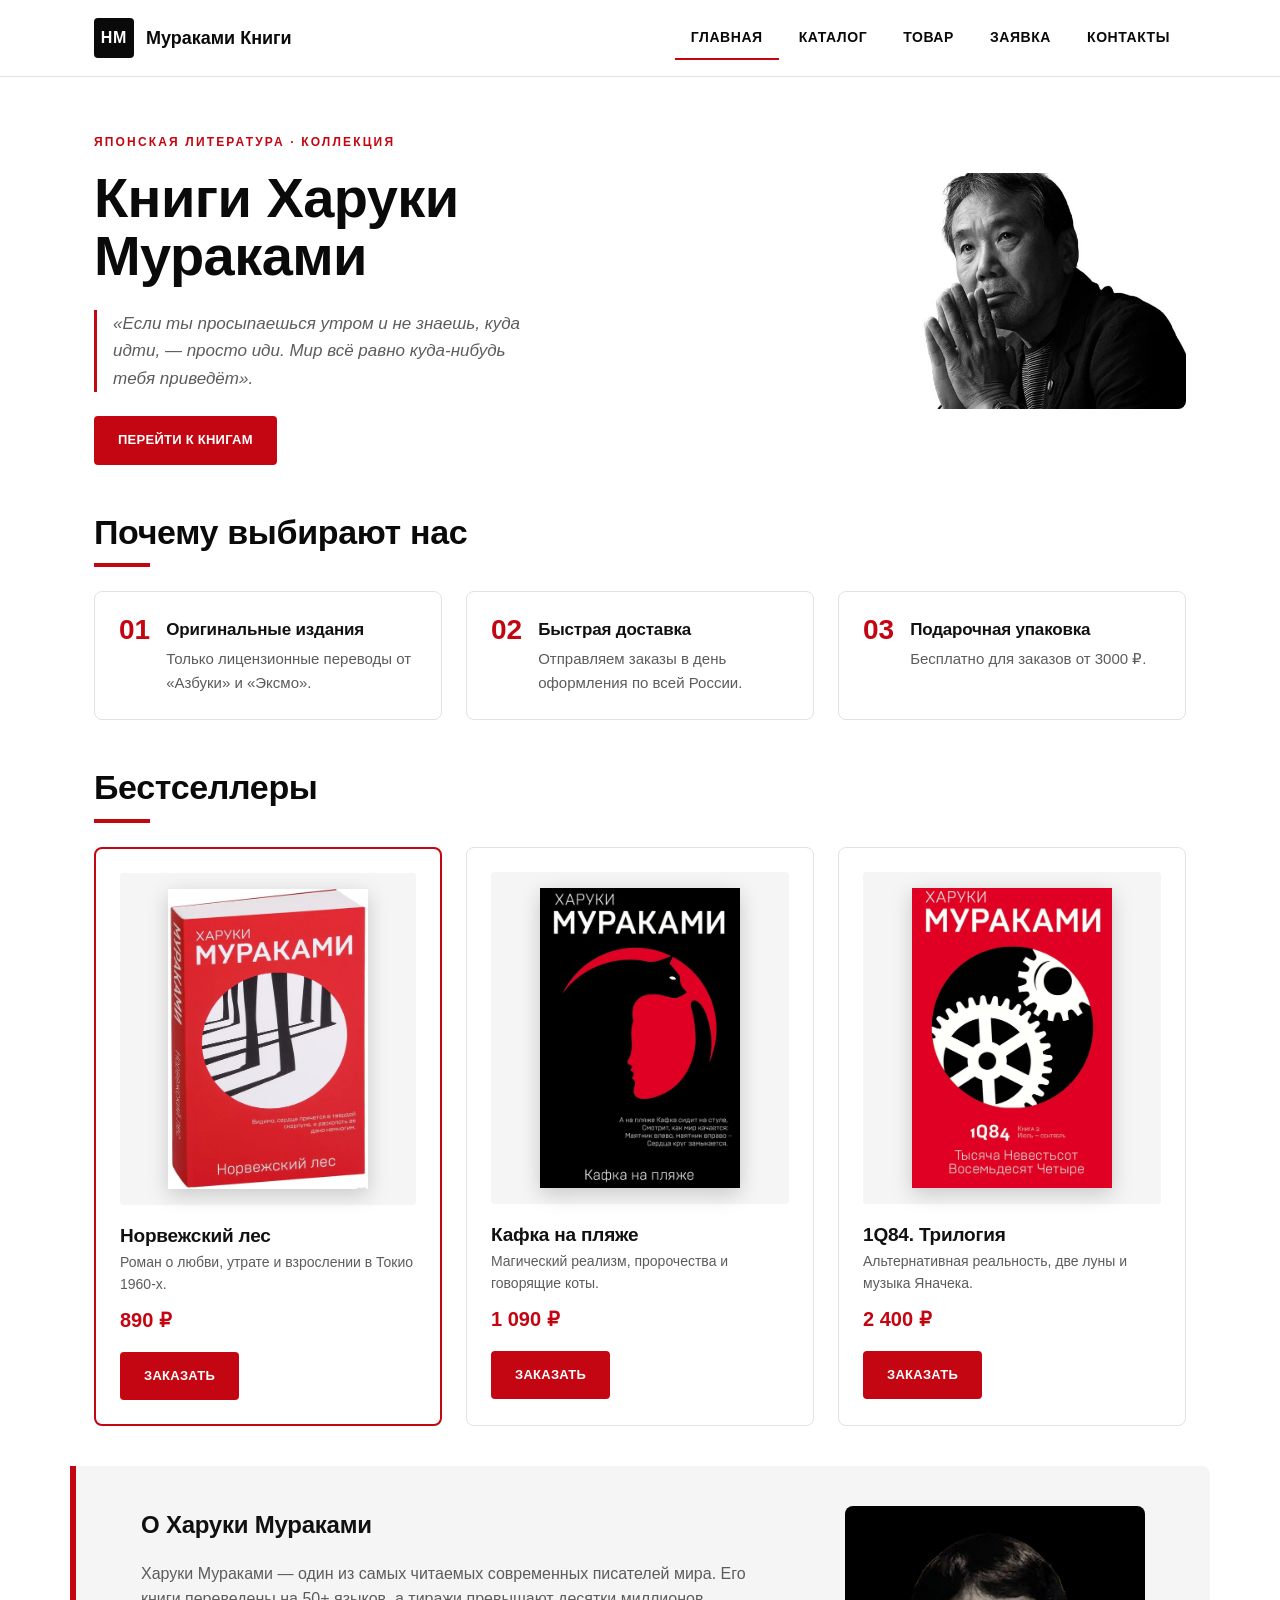
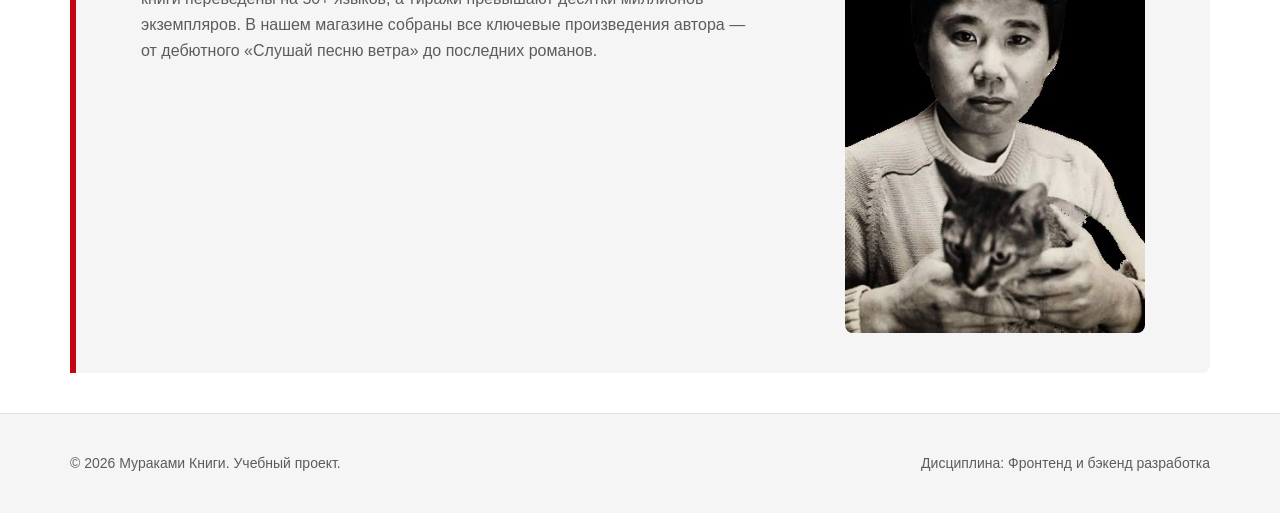
<file: index.html>
<!DOCTYPE html>
<html lang="ru">
<head>
  <meta charset="UTF-8">
  <meta name="viewport" content="width=device-width, initial-scale=1.0">
  <meta name="description" content="Онлайн-магазин книг Харуки Мураками. Коллекционные издания, новинки и бестселлеры.">
  <meta property="og:type" content="website">
  <meta property="og:title" content="Книги Харуки Мураками — онлайн-магазин">
  <meta property="og:description" content="Каталог книг Харуки Мураками: романы, сборники рассказов, эссе.">
  <meta property="og:image" content="images/murakami.jpg">
  <title>Книги Харуки Мураками — Онлайн-магазин</title>
  <link rel="stylesheet" href="css/style.css">
  <link rel="stylesheet" href="css/responsive.css">
  <script src="js/main.js" defer></script>
</head>

<body>
  <a class="skip-link" href="#main">Перейти к основному содержимому</a>

  <!-- ШАПКА -->
  <header class="site-header">
    <div class="site-header__inner">
      <a class="site-header__logo" href="index.html">
        <span class="site-header__logo-mark">HM</span>
        <span class="site-header__logo-text">Мураками&nbsp;Книги</span>
      </a>

      <nav class="site-nav" aria-label="Основная навигация">
        <button
          class="site-nav__toggle"
          type="button"
          aria-expanded="false"
          aria-controls="site-nav-list"
          aria-label="Открыть меню"
        >
          <span class="site-nav__toggle-bar" aria-hidden="true"></span>
          <span class="site-nav__toggle-bar" aria-hidden="true"></span>
          <span class="site-nav__toggle-bar" aria-hidden="true"></span>
        </button>
        <ul class="site-nav__list" id="site-nav-list">
          <li class="site-nav__item">
            <a class="site-nav__link site-nav__link--active" href="index.html" aria-current="page">Главная</a>
          </li>
          <li class="site-nav__item">
            <a class="site-nav__link" href="catalog.html">Каталог</a>
          </li>
          <li class="site-nav__item">
            <a class="site-nav__link" href="product.html">Товар</a>
          </li>
          <li class="site-nav__item">
            <a class="site-nav__link" href="order.html">Заявка</a>
          </li>
          <li class="site-nav__item">
            <a class="site-nav__link" href="contacts.html">Контакты</a>
          </li>
        </ul>
      </nav>
    </div>
  </header>

  <main id="main">

    <!-- HERO -->
    <section class="hero">
      <div class="hero__content">
        <p class="hero__eyebrow">Японская литература · Коллекция</p>
        <h1 class="hero__title">Книги Харуки Мураками</h1>
        <p class="hero__text">
          «Если ты просыпаешься утром и не знаешь, куда идти, — просто иди.
          Мир всё равно куда-нибудь тебя приведёт».
        </p>
        <a class="button button--primary" href="#popular">Перейти к книгам</a>
      </div>

      <div class="hero__portrait">
        <picture>
          <source media="(min-width: 1440px)" srcset="images/hero-desktop.jpg">
          <source media="(min-width: 768px)" srcset="images/hero-tablet.jpg">
          <img
            class="hero__img"
            src="images/hero-mobile.jpg"
            alt="Харуки Мураками"
            width="480"
            height="270"
          >
        </picture>
      </div>
    </section>

    <!-- ПРЕИМУЩЕСТВА -->
    <section class="section" id="advantages" aria-labelledby="advantages-title">
      <h2 class="section__title" id="advantages-title">Почему выбирают нас</h2>

      <ul class="advantages-list">
        <li class="advantages-list__item">
          <span class="advantages-list__num">01</span>
          <div>
            <h3 class="advantages-list__title">Оригинальные издания</h3>
            <p class="advantages-list__text">Только лицензионные переводы от «Азбуки» и «Эксмо».</p>
          </div>
        </li>
        <li class="advantages-list__item">
          <span class="advantages-list__num">02</span>
          <div>
            <h3 class="advantages-list__title">Быстрая доставка</h3>
            <p class="advantages-list__text">Отправляем заказы в день оформления по всей России.</p>
          </div>
        </li>
        <li class="advantages-list__item">
          <span class="advantages-list__num">03</span>
          <div>
            <h3 class="advantages-list__title">Подарочная упаковка</h3>
            <p class="advantages-list__text">Бесплатно для заказов от 3000 ₽.</p>
          </div>
        </li>
      </ul>
    </section>

    <!-- БЕСТСЕЛЛЕРЫ -->
    <section class="section" id="popular" aria-labelledby="popular-title">
      <h2 class="section__title" id="popular-title">Бестселлеры</h2>

      <div class="products-grid">
        <article class="product-card product-card--featured">
          <div class="product-card__cover">
            <picture>
              <source
                type="image/webp"
                srcset="images/norwegian-wood-480.webp 480w,
                        images/norwegian-wood-640.webp 640w,
                        images/norwegian-wood-960.webp 960w"
                sizes="(max-width: 639px) 40vw, (max-width: 1023px) 50vw, 200px">
              <img
                src="images/norwegian-wood-640.jpg"
                srcset="images/norwegian-wood-480.jpg 480w,
                        images/norwegian-wood-640.jpg 640w,
                        images/norwegian-wood-960.jpg 960w"
                sizes="(max-width: 639px) 40vw, (max-width: 1023px) 50vw, 200px"
                alt="Обложка романа «Норвежский лес»"
                width="640" height="979"
                loading="lazy">
            </picture>
          </div>
          <div class="product-card__body">
            <h3 class="product-card__title">Норвежский лес</h3>
            <p class="product-card__description">Роман о любви, утрате и взрослении в Токио 1960-х.</p>
            <p class="product-card__price">890 ₽</p>
            <button class="button button--primary product-card__button" type="button" data-product="Норвежский лес">Заказать</button>
          </div>
        </article>

        <article class="product-card">
          <div class="product-card__cover">
            <picture>
              <source
                type="image/webp"
                srcset="images/kafka-480.webp 480w,
                        images/kafka-640.webp 640w"
                sizes="(max-width: 639px) 40vw, (max-width: 1023px) 50vw, 200px">
              <img
                src="images/kafka-640.jpg"
                srcset="images/kafka-480.jpg 480w,
                        images/kafka-640.jpg 640w"
                sizes="(max-width: 639px) 40vw, (max-width: 1023px) 50vw, 200px"
                alt="Обложка романа «Кафка на пляже»"
                width="640" height="1011"
                loading="lazy">
            </picture>
          </div>
          <div class="product-card__body">
            <h3 class="product-card__title">Кафка на пляже</h3>
            <p class="product-card__description">Магический реализм, пророчества и говорящие коты.</p>
            <p class="product-card__price">1 090 ₽</p>
            <button class="button button--primary product-card__button" type="button" data-product="Кафка на пляже">Заказать</button>
          </div>
        </article>

        <article class="product-card">
          <div class="product-card__cover">
            <picture>
              <source
                type="image/webp"
                srcset="images/1q84-480.webp 480w,
                        images/1q84-640.webp 640w"
                sizes="(max-width: 639px) 40vw, (max-width: 1023px) 50vw, 200px">
              <img
                src="images/1q84-640.jpg"
                srcset="images/1q84-480.jpg 480w,
                        images/1q84-640.jpg 640w"
                sizes="(max-width: 639px) 40vw, (max-width: 1023px) 50vw, 200px"
                alt="Обложка трилогии «1Q84»"
                width="640" height="1036"
                loading="lazy">
            </picture>
          </div>
          <div class="product-card__body">
            <h3 class="product-card__title">1Q84. Трилогия</h3>
            <p class="product-card__description">Альтернативная реальность, две луны и музыка Яначека.</p>
            <p class="product-card__price">2 400 ₽</p>
            <button class="button button--primary product-card__button" type="button" data-product="1Q84. Трилогия">Заказать</button>
          </div>
        </article>
      </div>
    </section>

    <!-- ОБ АВТОРЕ -->
    <aside class="aside-info" aria-labelledby="aside-info-title">
      <div class="aside-info__content">
        <h2 class="aside-info__title" id="aside-info-title">О Харуки Мураками</h2>
        <p class="aside-info__text">
          Харуки Мураками — один из самых читаемых современных писателей мира.
          Его книги переведены на 50+ языков, а тиражи превышают десятки миллионов
          экземпляров. В нашем магазине собраны все ключевые произведения автора —
          от дебютного «Слушай песню ветра» до последних романов.
        </p>
      </div>
      <div class="aside-info__portrait">
        <img
          class="aside-info__img"
          src="images/haruki-350.jpg"
          srcset="images/haruki-350.jpg 350w"
          sizes="(max-width: 767px) 100vw, 300px"
          alt="Портрет Харуки Мураками"
          width="350" height="497"
          loading="lazy">
      </div>
    </aside>
  </main>

  <!-- ФУТЕР -->
  <footer id="contacts" class="site-footer">
    <div class="site-footer__inner">
      <p>&copy; 2026 Мураками Книги. Учебный проект.</p>
      <p>Дисциплина: Фронтенд и бэкенд разработка</p>
    </div>
  </footer>

  <!-- МОДАЛЬНОЕ ОКНО -->
  <dialog class="order-dialog" id="order-dialog" aria-labelledby="order-dialog-title">
    <h2 class="order-dialog__title" id="order-dialog-title">Оформление заявки</h2>

    <form class="order-form" id="order-form" action="#" method="post" novalidate>
      <input type="hidden" id="selected-product" name="product" value="">

      <div class="order-form__field">
        <label class="order-form__label" for="order-name">Имя</label>
        <input
          class="order-form__input"
          id="order-name"
          name="name"
          type="text"
          autocomplete="name"
          required
        >
      </div>

      <div class="order-form__field">
        <label class="order-form__label" for="order-email">E-mail</label>
        <input
          class="order-form__input"
          id="order-email"
          name="email"
          type="email"
          autocomplete="email"
          required
        >
      </div>

      <div class="order-form__field">
        <label class="order-form__label" for="order-comment">Комментарий</label>
        <textarea
          class="order-form__textarea"
          id="order-comment"
          name="comment"
          rows="4"
          placeholder="Пожелания к заказу, подарочная упаковка, детали доставки…"
        ></textarea>
      </div>

      <div class="order-form__field order-form__field--checkbox">
        <label class="order-form__checkbox">
          <input
            class="order-form__checkbox-input"
            id="order-consent"
            name="consent"
            type="checkbox"
            required
          >
          <span class="order-form__checkbox-text">
            Я согласен(на) на обработку персональных данных
              и подтверждаю, что ознакомлен(а) с
              <a href="#" class="order-form__link">политикой конфиденциальности</a>.
          </span>
        </label>
      </div>

      <div class="order-form__actions">
        <button class="button button--primary" type="submit">Отправить заявку</button>

        <button class="button button--secondary" type="button">Закрыть</button>
      </div>
    </form>
  </dialog>

  <p class="success-message" id="success-message" hidden role="status">
    Заявка успешно отправлена! Мы свяжемся с вами в ближайшее время.
  </p>

</body>
</html>
</file>
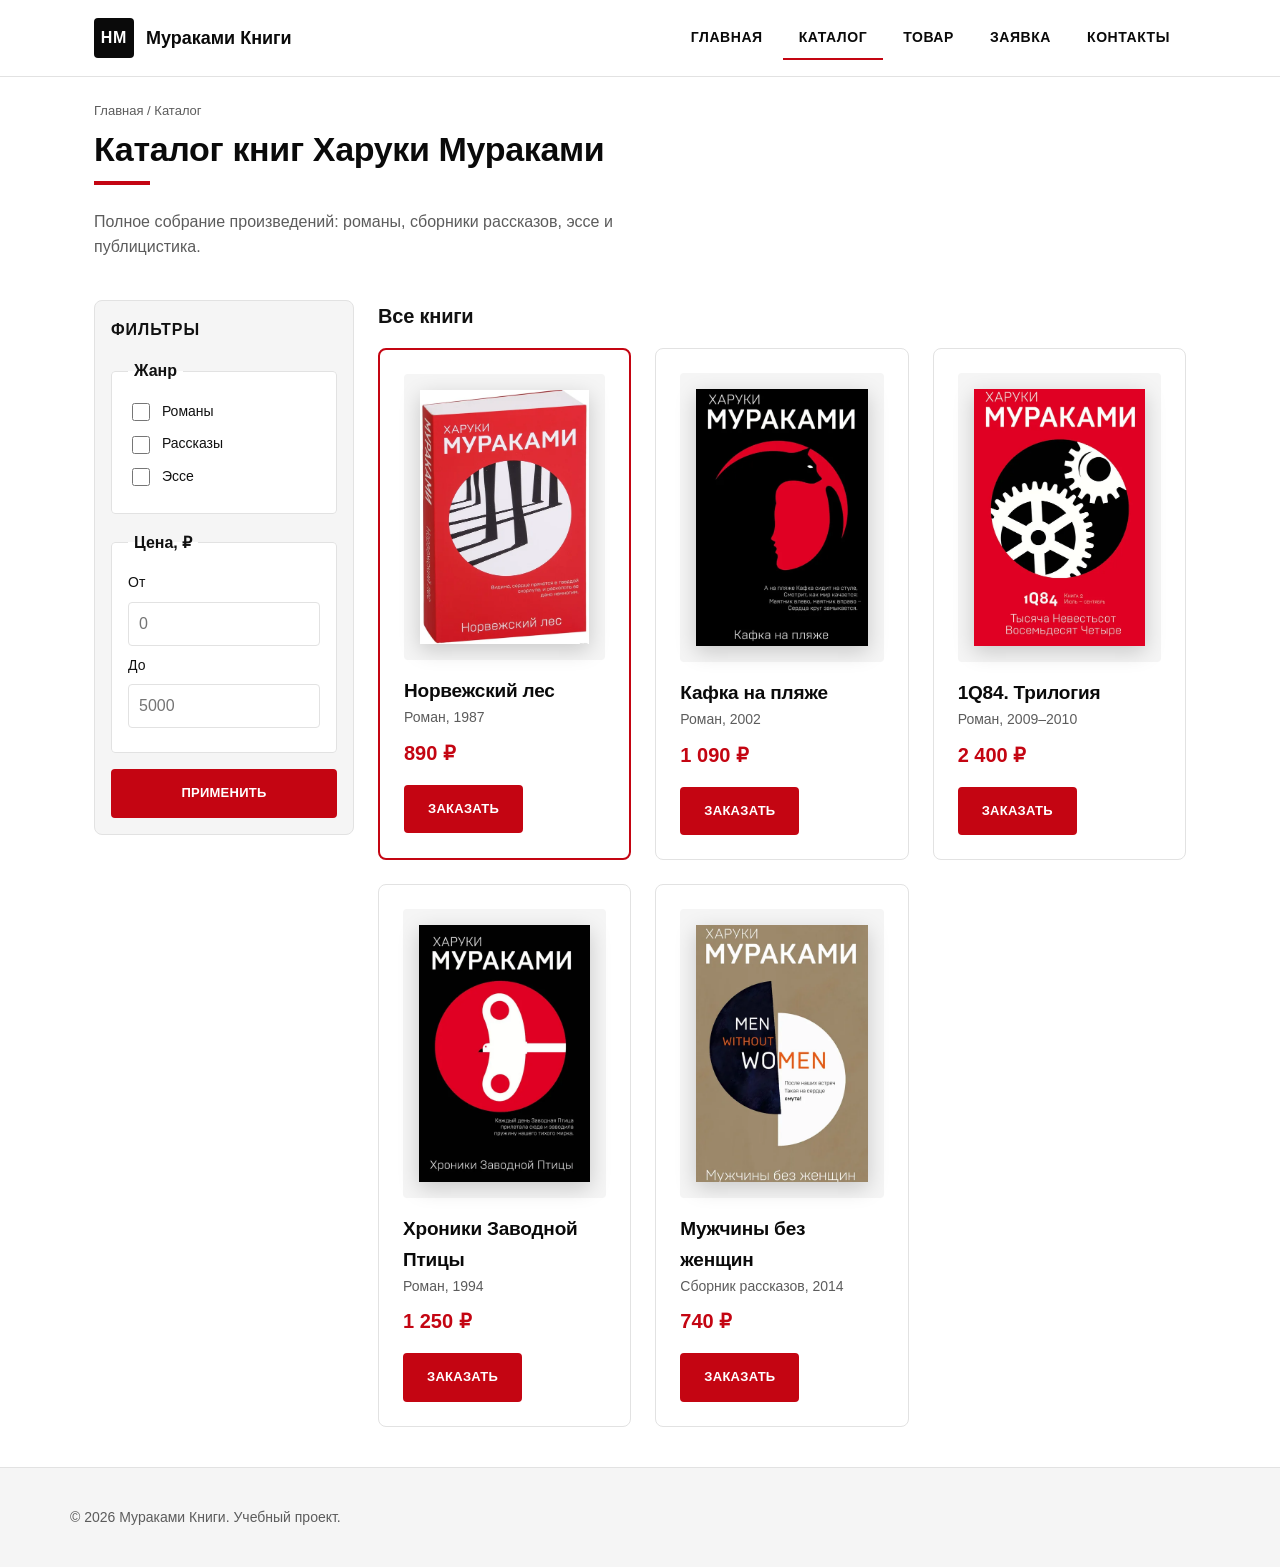
<file: catalog.html>
<!DOCTYPE html>
<html lang="ru">
<head>
  <meta charset="UTF-8">
  <meta name="viewport" content="width=device-width, initial-scale=1.0">
  <meta name="description" content="Каталог книг Харуки Мураками.">
  <title>Каталог книг — Мураками Книги</title>
  <link rel="stylesheet" href="css/style.css">
  <link rel="stylesheet" href="css/responsive.css">
  <script src="js/main.js" defer></script>
</head>
<body>
  <a class="skip-link" href="#main">Перейти к основному содержимому</a>

  <header class="site-header">
    <div class="site-header__inner">
      <a class="site-header__logo" href="index.html">
        <span class="site-header__logo-mark">HM</span>
        <span class="site-header__logo-text">Мураками&nbsp;Книги</span>
      </a>

      <nav class="site-nav" aria-label="Основная навигация">
        <button
          class="site-nav__toggle"
          type="button"
          aria-expanded="false"
          aria-controls="site-nav-list"
          aria-label="Открыть меню"
        >
          <span class="site-nav__toggle-bar" aria-hidden="true"></span>
          <span class="site-nav__toggle-bar" aria-hidden="true"></span>
          <span class="site-nav__toggle-bar" aria-hidden="true"></span>
        </button>
        <ul class="site-nav__list" id="site-nav-list">
          <li class="site-nav__item">
            <a class="site-nav__link" href="index.html">Главная</a>
          </li>
          <li class="site-nav__item">
            <a class="site-nav__link site-nav__link--active" href="catalog.html" aria-current="page">Каталог</a>
          </li>
          <li class="site-nav__item">
            <a class="site-nav__link" href="product.html">Товар</a>
          </li>
          <li class="site-nav__item">
            <a class="site-nav__link" href="order.html">Заявка</a>
          </li>
          <li class="site-nav__item">
            <a class="site-nav__link" href="contacts.html">Контакты</a>
          </li>
        </ul>
      </nav>
    </div>
  </header>

  <main id="main">
    <nav class="breadcrumbs" aria-label="Хлебные крошки">
      <a class="breadcrumbs__link" href="index.html">Главная</a>
      <span class="breadcrumbs__current">Каталог</span>
    </nav>

    <section class="section">
      <h1 class="section__title">Каталог книг Харуки Мураками</h1>
      <p class="section__lead">
        Полное собрание произведений: романы, сборники рассказов, эссе и публицистика.
      </p>
    </section>

    <section class="catalog-layout">

      <aside class="catalog-filters" aria-labelledby="filters-title">
        <h2 class="catalog-filters__title" id="filters-title">Фильтры</h2>

        <form class="filters-form" action="#" method="get">
          <fieldset class="filters-form__group">
            <legend class="filters-form__legend">Жанр</legend>

            <label>
              <input type="checkbox" name="genre" value="novel">
              Романы
            </label>

            <label>
              <input type="checkbox" name="genre" value="stories">
              Рассказы
            </label>

            <label>
              <input type="checkbox" name="genre" value="essay">
              Эссе
            </label>
          </fieldset>

          <fieldset class="filters-form__group">
            <legend class="filters-form__legend">Цена, ₽</legend>
            <label for="price-from">От</label>
            <input id="price-from" name="price-from" type="number" min="0" placeholder="0">
            <label for="price-to">До</label>
            <input id="price-to" name="price-to" type="number" min="0" placeholder="5000">
          </fieldset>

          <button class="button button--primary" type="submit">Применить</button>
        </form>
      </aside>

      <section class="catalog-products" aria-labelledby="all-books-title">
        <h2 class="catalog-products__title" id="all-books-title">Все книги</h2>

        <div class="products-grid">

          <article class="product-card product-card--featured">
            <div class="product-card__cover">
              <picture>
                <source
                  type="image/webp"
                  srcset="images/norwegian-wood-480.webp 480w,
                          images/norwegian-wood-640.webp 640w,
                          images/norwegian-wood-960.webp 960w"
                  sizes="(max-width: 639px) 40vw, (max-width: 1023px) 50vw, 200px">
                <img
                  src="images/norwegian-wood-640.jpg"
                  srcset="images/norwegian-wood-480.jpg 480w,
                          images/norwegian-wood-640.jpg 640w,
                          images/norwegian-wood-960.jpg 960w"
                  sizes="(max-width: 639px) 40vw, (max-width: 1023px) 50vw, 200px"
                  alt="Обложка романа «Норвежский лес»"
                  width="640" height="979"
                  loading="lazy">
              </picture>
            </div>
            <div class="product-card__body">
              <h3 class="product-card__title"><a class="product-card__link" href="product.html">Норвежский лес</a></h3>
              <p class="product-card__description">Роман, 1987</p>
              <p class="product-card__price">890 ₽</p>
              <button class="button button--primary product-card__button" type="button" data-product="Норвежский лес">Заказать</button>
            </div>
          </article>

          <article class="product-card">
            <div class="product-card__cover">
              <picture>
                <source
                  type="image/webp"
                  srcset="images/kafka-480.webp 480w,
                          images/kafka-640.webp 640w"
                  sizes="(max-width: 639px) 40vw, (max-width: 1023px) 50vw, 200px">
                <img
                  src="images/kafka-640.jpg"
                  srcset="images/kafka-480.jpg 480w,
                          images/kafka-640.jpg 640w"
                  sizes="(max-width: 639px) 40vw, (max-width: 1023px) 50vw, 200px"
                  alt="Обложка романа «Кафка на пляже»"
                  width="640" height="1011"
                  loading="lazy">
              </picture>
            </div>
            <div class="product-card__body">
              <h3 class="product-card__title"><a class="product-card__link" href="product.html">Кафка на пляже</a></h3>
              <p class="product-card__description">Роман, 2002</p>
              <p class="product-card__price">1 090 ₽</p>
              <button class="button button--primary product-card__button" type="button" data-product="Кафка на пляже">Заказать</button>
            </div>
          </article>

          <article class="product-card">
            <div class="product-card__cover">
              <picture>
                <source
                  type="image/webp"
                  srcset="images/1q84-480.webp 480w,
                          images/1q84-640.webp 640w"
                  sizes="(max-width: 639px) 40vw, (max-width: 1023px) 50vw, 200px">
                <img
                  src="images/1q84-640.jpg"
                  srcset="images/1q84-480.jpg 480w,
                          images/1q84-640.jpg 640w"
                  sizes="(max-width: 639px) 40vw, (max-width: 1023px) 50vw, 200px"
                  alt="Обложка трилогии «1Q84»"
                  width="640" height="1036"
                  loading="lazy">
              </picture>
            </div>
            <div class="product-card__body">
              <h3 class="product-card__title"><a class="product-card__link" href="product.html">1Q84. Трилогия</a></h3>
              <p class="product-card__description">Роман, 2009–2010</p>
              <p class="product-card__price">2 400 ₽</p>
              <button class="button button--primary product-card__button" type="button" data-product="1Q84. Трилогия">Заказать</button>
            </div>
          </article>

          <article class="product-card">
            <div class="product-card__cover">
              <picture>
                <source
                  type="image/webp"
                  srcset="images/windup-480.webp 480w,
                          images/windup-640.webp 640w"
                  sizes="(max-width: 639px) 40vw, (max-width: 1023px) 50vw, 200px">
                <img
                  src="images/windup-640.jpg"
                  srcset="images/windup-480.jpg 480w,
                          images/windup-640.jpg 640w"
                  sizes="(max-width: 639px) 40vw, (max-width: 1023px) 50vw, 200px"
                  alt="Обложка романа «Хроники Заводной Птицы»"
                  width="640" height="955"
                  loading="lazy">
              </picture>
            </div>
            <div class="product-card__body">
              <h3 class="product-card__title"><a class="product-card__link" href="product.html">Хроники Заводной Птицы</a></h3>
              <p class="product-card__description">Роман, 1994</p>
              <p class="product-card__price">1 250 ₽</p>
              <button class="button button--primary product-card__button" type="button" data-product="Хроники Заводной Птицы">Заказать</button>
            </div>
          </article>

          <article class="product-card">
            <div class="product-card__cover">
              <picture>
                <source
                  type="image/webp"
                  srcset="images/men-480.webp 480w,
                          images/men-640.webp 640w,
                          images/men-960.webp 960w"
                  sizes="(max-width: 639px) 40vw, (max-width: 1023px) 50vw, 200px">
                <img
                  src="images/men-640.jpg"
                  srcset="images/men-480.jpg 480w,
                          images/men-640.jpg 640w,
                          images/men-960.jpg 960w"
                  sizes="(max-width: 639px) 40vw, (max-width: 1023px) 50vw, 200px"
                  alt="Обложка сборника рассказов «Мужчины без женщин»"
                  width="640" height="1034"
                  loading="lazy">
              </picture>
            </div>
            <div class="product-card__body">
              <h3 class="product-card__title"><a class="product-card__link" href="product.html">Мужчины без женщин</a></h3>
              <p class="product-card__description">Сборник рассказов, 2014</p>
              <p class="product-card__price">740 ₽</p>
              <button class="button button--primary product-card__button" type="button" data-product="Мужчины без женщин">Заказать</button>
            </div>
          </article>

        </div>
      </section>
    </section>
  </main>

  <footer class="site-footer">
    <div class="site-footer__inner">
      <p>&copy; 2026 Мураками Книги. Учебный проект.</p>
    </div>
  </footer>

  <dialog class="order-dialog" id="order-dialog" aria-labelledby="order-dialog-title">
    <h2 class="order-dialog__title" id="order-dialog-title">Оформление заявки</h2>

    <form class="order-form" id="order-form" action="#" method="post" novalidate>
      <input type="hidden" id="selected-product" name="product" value="">

      <div class="order-form__field">
        <label class="order-form__label" for="order-name">Имя</label>
        <input
          class="order-form__input"
          id="order-name"
          name="name"
          type="text"
          autocomplete="name"
          required
        >
      </div>

      <div class="order-form__field">
        <label class="order-form__label" for="order-email">E-mail</label>
        <input
          class="order-form__input"
          id="order-email"
          name="email"
          type="email"
          autocomplete="email"
          required
        >
      </div>

      <div class="order-form__field">
        <label class="order-form__label" for="order-comment">Комментарий</label>
        <textarea
          class="order-form__textarea"
          id="order-comment"
          name="comment"
          rows="4"
          placeholder="Пожелания к заказу, подарочная упаковка, детали доставки…"
        ></textarea>
      </div>

      <div class="order-form__field order-form__field--checkbox">
        <label class="order-form__checkbox">
          <input
            class="order-form__checkbox-input"
            id="order-consent"
            name="consent"
            type="checkbox"
            required
          >
          <span class="order-form__checkbox-text">
            Я согласен(на) на обработку персональных данных
              и подтверждаю, что ознакомлен(а) с
              <a href="#" class="order-form__link">политикой конфиденциальности</a>.
          </span>
        </label>
      </div>

      <div class="order-form__actions">
        <button class="button button--primary" type="submit">Отправить заявку</button>

        <button class="button button--secondary" type="button">Закрыть</button>
      </div>
    </form>
  </dialog>

  <p class="success-message" id="success-message" hidden role="status">
    Заявка успешно отправлена! Мы свяжемся с вами в ближайшее время.
  </p>

</body>
</html>
</file>
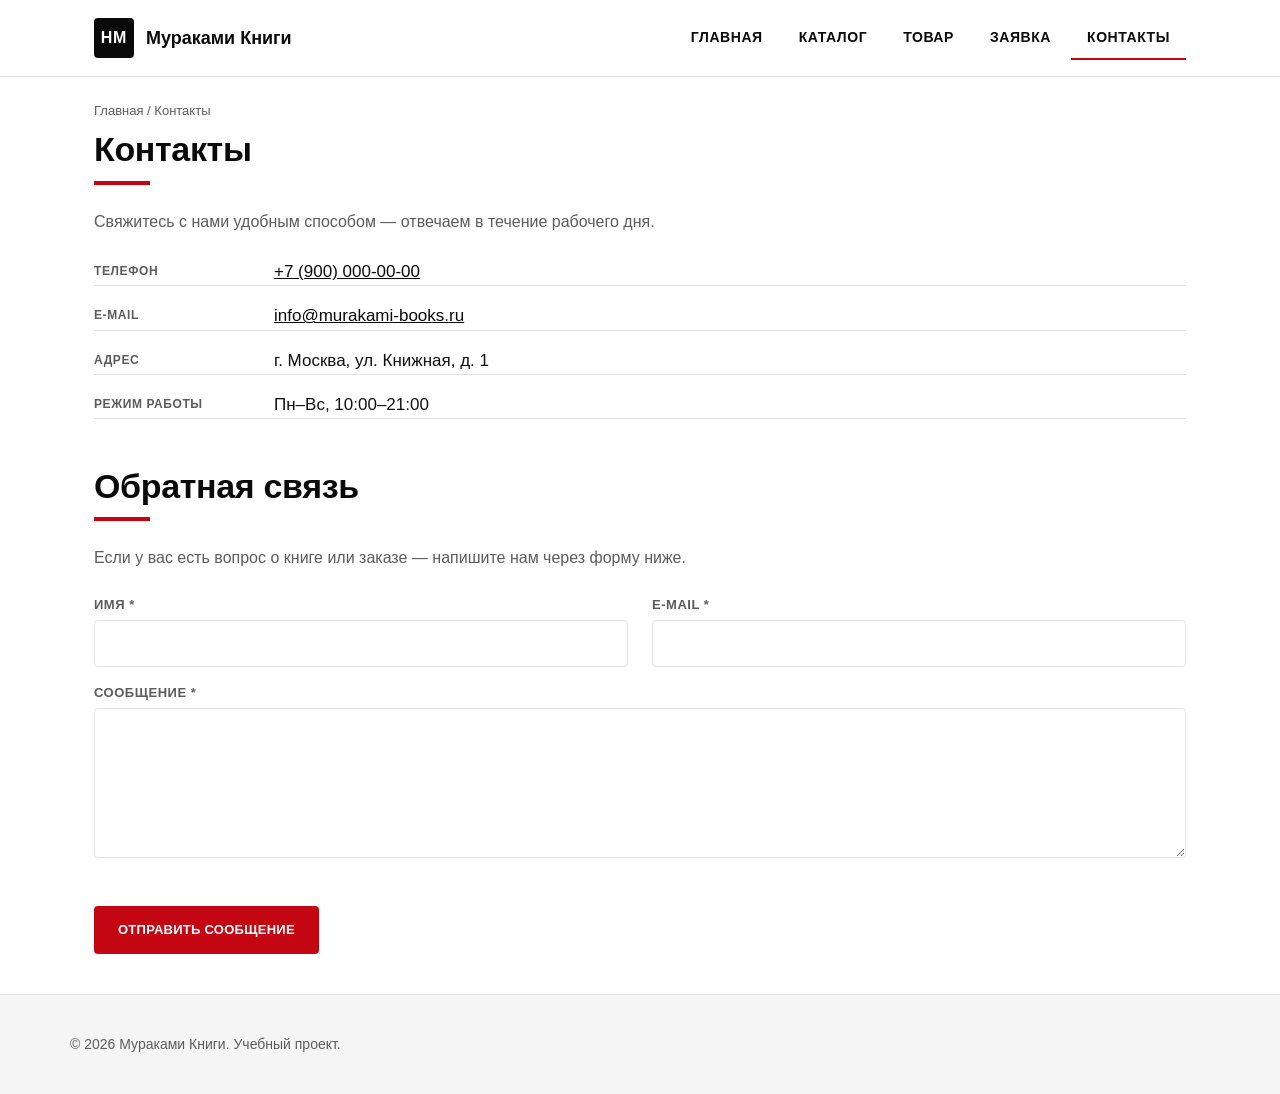
<file: contacts.html>
<!DOCTYPE html>
<html lang="ru">
<head>
  <meta charset="UTF-8">
  <meta name="viewport" content="width=device-width, initial-scale=1.0">
  <meta name="description" content="Контакты магазина книг Харуки Мураками.">
  <title>Контакты — Мураками Книги</title>
  <link rel="stylesheet" href="css/style.css">
  <link rel="stylesheet" href="css/responsive.css">
  <script src="js/main.js" defer></script>
</head>
<body>
  <a class="skip-link" href="#main">Перейти к основному содержимому</a>

  <header class="site-header">
    <div class="site-header__inner">
      <a class="site-header__logo" href="index.html">
        <span class="site-header__logo-mark">HM</span>
        <span class="site-header__logo-text">Мураками&nbsp;Книги</span>
      </a>

      <nav class="site-nav" aria-label="Основная навигация">
        <button
          class="site-nav__toggle"
          type="button"
          aria-expanded="false"
          aria-controls="site-nav-list"
          aria-label="Открыть меню"
        >
          <span class="site-nav__toggle-bar" aria-hidden="true"></span>
          <span class="site-nav__toggle-bar" aria-hidden="true"></span>
          <span class="site-nav__toggle-bar" aria-hidden="true"></span>
        </button>
        <ul class="site-nav__list" id="site-nav-list">
          <li class="site-nav__item">
            <a class="site-nav__link" href="index.html">Главная</a>
          </li>
          <li class="site-nav__item">
            <a class="site-nav__link" href="catalog.html">Каталог</a>
          </li>
          <li class="site-nav__item">
            <a class="site-nav__link" href="product.html">Товар</a>
          </li>
          <li class="site-nav__item">
            <a class="site-nav__link" href="order.html">Заявка</a>
          </li>
          <li class="site-nav__item">
            <a class="site-nav__link site-nav__link--active" href="contacts.html" aria-current="page">Контакты</a>
          </li>
        </ul>
      </nav>
    </div>
  </header>

  <main id="main">
    <nav class="breadcrumbs" aria-label="Хлебные крошки">
      <a class="breadcrumbs__link" href="index.html">Главная</a>
      <span class="breadcrumbs__current">Контакты</span>
    </nav>

    <section class="section">
      <h1 class="section__title">Контакты</h1>
      <p class="section__lead">
        Свяжитесь с нами удобным способом — отвечаем в течение рабочего дня.
      </p>

      <ul class="contact-list">
        <li class="contact-list__item">
          <span class="contact-list__label">Телефон</span>
          <span class="contact-list__value"><a href="tel:+79000000000">+7 (900) 000-00-00</a></span>
        </li>
        <li class="contact-list__item">
          <span class="contact-list__label">E-mail</span>
          <span class="contact-list__value"><a href="mailto:info@murakami-books.ru">info@murakami-books.ru</a></span>
        </li>
        <li class="contact-list__item">
          <span class="contact-list__label">Адрес</span>
          <span class="contact-list__value">г. Москва, ул. Книжная, д. 1</span>
        </li>
        <li class="contact-list__item">
          <span class="contact-list__label">Режим работы</span>
          <span class="contact-list__value">Пн–Вс, 10:00–21:00</span>
        </li>
      </ul>
    </section>

    <section class="section" id="feedback" aria-labelledby="feedback-title">
      <h2 class="section__title" id="feedback-title">Обратная связь</h2>
      <p class="section__lead">
        Если у вас есть вопрос о книге или заказе — напишите нам через форму ниже.
      </p>

      <form class="order-form page-form" id="feedback-form" action="#" method="post" novalidate>

        <div class="order-form__field">
          <label class="order-form__label" for="feedback-name">Имя *</label>
          <input
            class="order-form__input"
            id="feedback-name"
            name="name"
            type="text"
            autocomplete="name"
            required
          >
        </div>

        <div class="order-form__field">
          <label class="order-form__label" for="feedback-email">E-mail *</label>
          <input
            class="order-form__input"
            id="feedback-email"
            name="email"
            type="email"
            autocomplete="email"
            required
          >
        </div>

        <div class="order-form__field page-form__group--wide">
          <label class="order-form__label" for="feedback-message">Сообщение *</label>
          <textarea
            class="order-form__textarea"
            id="feedback-message"
            name="message"
            rows="5"
            required
          ></textarea>
        </div>

        <div class="order-form__actions page-form__group--wide">
          <button class="button button--primary" type="submit">Отправить сообщение</button>
        </div>
      </form>
    </section>
  </main>

  <footer class="site-footer">
    <div class="site-footer__inner">
      <p>&copy; 2026 Мураками Книги. Учебный проект.</p>
    </div>
  </footer>

  <p class="success-message" id="success-message" hidden role="status">
    Сообщение отправлено! Мы ответим вам в течение рабочего дня.
  </p>

</body>
</html>
</file>
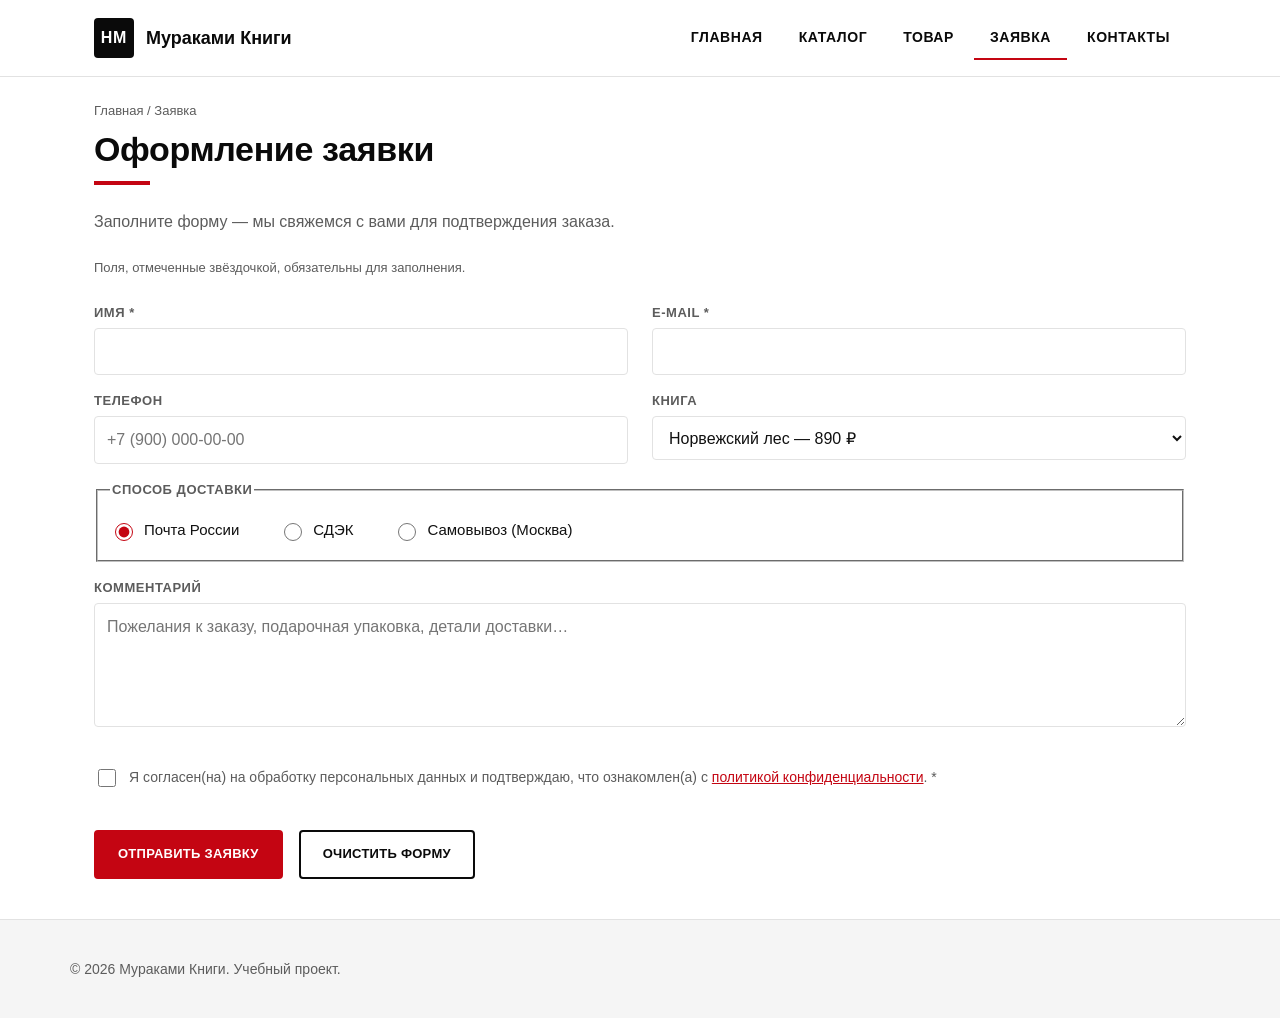
<file: order.html>
<!DOCTYPE html>
<html lang="ru">
<head>
  <meta charset="UTF-8">
  <meta name="viewport" content="width=device-width, initial-scale=1.0">
  <meta name="description" content="Оформление заявки на книгу — магазин книг Харуки Мураками.">
  <title>Оформление заявки — Мураками Книги</title>
  <link rel="stylesheet" href="css/style.css">
  <link rel="stylesheet" href="css/responsive.css">
  <script src="js/main.js" defer></script>
</head>
<body>
  <a class="skip-link" href="#main">Перейти к основному содержимому</a>

  <header class="site-header">
    <div class="site-header__inner">
      <a class="site-header__logo" href="index.html">
        <span class="site-header__logo-mark">HM</span>
        <span class="site-header__logo-text">Мураками&nbsp;Книги</span>
      </a>

      <nav class="site-nav" aria-label="Основная навигация">
        <button
          class="site-nav__toggle"
          type="button"
          aria-expanded="false"
          aria-controls="site-nav-list"
          aria-label="Открыть меню"
        >
          <span class="site-nav__toggle-bar" aria-hidden="true"></span>
          <span class="site-nav__toggle-bar" aria-hidden="true"></span>
          <span class="site-nav__toggle-bar" aria-hidden="true"></span>
        </button>
        <ul class="site-nav__list" id="site-nav-list">
          <li class="site-nav__item">
            <a class="site-nav__link" href="index.html">Главная</a>
          </li>
          <li class="site-nav__item">
            <a class="site-nav__link" href="catalog.html">Каталог</a>
          </li>
          <li class="site-nav__item">
            <a class="site-nav__link" href="product.html">Товар</a>
          </li>
          <li class="site-nav__item">
            <a class="site-nav__link site-nav__link--active" href="order.html" aria-current="page">Заявка</a>
          </li>
          <li class="site-nav__item">
            <a class="site-nav__link" href="contacts.html">Контакты</a>
          </li>
        </ul>
      </nav>
    </div>
  </header>

  <main id="main">
    <nav class="breadcrumbs" aria-label="Хлебные крошки">
      <a class="breadcrumbs__link" href="index.html">Главная</a>
      <span class="breadcrumbs__current">Заявка</span>
    </nav>

    <section class="section">
      <h1 class="section__title">Оформление заявки</h1>
      <p class="section__lead">
        Заполните форму — мы свяжемся с вами для подтверждения заказа.
      </p>
      <p class="form-note">
        Поля, отмеченные звёздочкой, обязательны для заполнения.
      </p>

      <form class="order-form page-form" id="page-order-form" action="#" method="post" novalidate>

        <div class="order-form__field">
          <label class="order-form__label" for="page-order-name">Имя *</label>
          <input
            class="order-form__input"
            id="page-order-name"
            name="name"
            type="text"
            autocomplete="name"
            required
          >
        </div>

        <div class="order-form__field">
          <label class="order-form__label" for="page-order-email">E-mail *</label>
          <input
            class="order-form__input"
            id="page-order-email"
            name="email"
            type="email"
            autocomplete="email"
            required
          >
        </div>

        <div class="order-form__field">
          <label class="order-form__label" for="page-order-phone">Телефон</label>
          <input
            class="order-form__input"
            id="page-order-phone"
            name="phone"
            type="tel"
            autocomplete="tel"
            placeholder="+7 (900) 000-00-00"
          >
        </div>

        <div class="order-form__field">
          <label class="order-form__label" for="page-order-product">Книга</label>
          <select class="order-form__select" id="page-order-product" name="product">
            <option value="Норвежский лес">Норвежский лес — 890 ₽</option>
            <option value="Кафка на пляже">Кафка на пляже — 1 090 ₽</option>
            <option value="1Q84. Трилогия">1Q84. Трилогия — 2 400 ₽</option>
            <option value="Хроники Заводной Птицы">Хроники Заводной Птицы — 1 250 ₽</option>
            <option value="Мужчины без женщин">Мужчины без женщин — 740 ₽</option>
          </select>
        </div>

        <fieldset class="order-form__field page-form__group--wide">
          <legend class="order-form__label">Способ доставки</legend>
          <div class="radio-group">
            <label class="radio-group__label">
              <input class="radio-group__input" type="radio" name="delivery" value="Почта России" checked>
              Почта России
            </label>
            <label class="radio-group__label">
              <input class="radio-group__input" type="radio" name="delivery" value="СДЭК">
              СДЭК
            </label>
            <label class="radio-group__label">
              <input class="radio-group__input" type="radio" name="delivery" value="Самовывоз">
              Самовывоз (Москва)
            </label>
          </div>
        </fieldset>

        <div class="order-form__field page-form__group--wide">
          <label class="order-form__label" for="page-order-comment">Комментарий</label>
          <textarea
            class="order-form__textarea"
            id="page-order-comment"
            name="comment"
            rows="4"
            placeholder="Пожелания к заказу, подарочная упаковка, детали доставки…"
          ></textarea>
        </div>

        <div class="order-form__field order-form__field--checkbox page-form__group--wide">
          <label class="order-form__checkbox">
            <input
              class="order-form__checkbox-input"
              id="page-order-consent"
              name="consent"
              type="checkbox"
              required
            >
            <span class="order-form__checkbox-text">
              Я согласен(на) на обработку персональных данных
                и подтверждаю, что ознакомлен(а) с
                <a href="#" class="order-form__link">политикой конфиденциальности</a>. *
            </span>
          </label>
        </div>

        <div class="order-form__actions page-form__group--wide">
          <button class="button button--primary" type="submit">Отправить заявку</button>
          <button class="button button--secondary" type="reset">Очистить форму</button>
        </div>
      </form>
    </section>
  </main>

  <footer class="site-footer">
    <div class="site-footer__inner">
      <p>&copy; 2026 Мураками Книги. Учебный проект.</p>
    </div>
  </footer>

  <p class="success-message" id="success-message" hidden role="status">
    Заявка успешно отправлена! Мы свяжемся с вами в ближайшее время.
  </p>

</body>
</html>
</file>
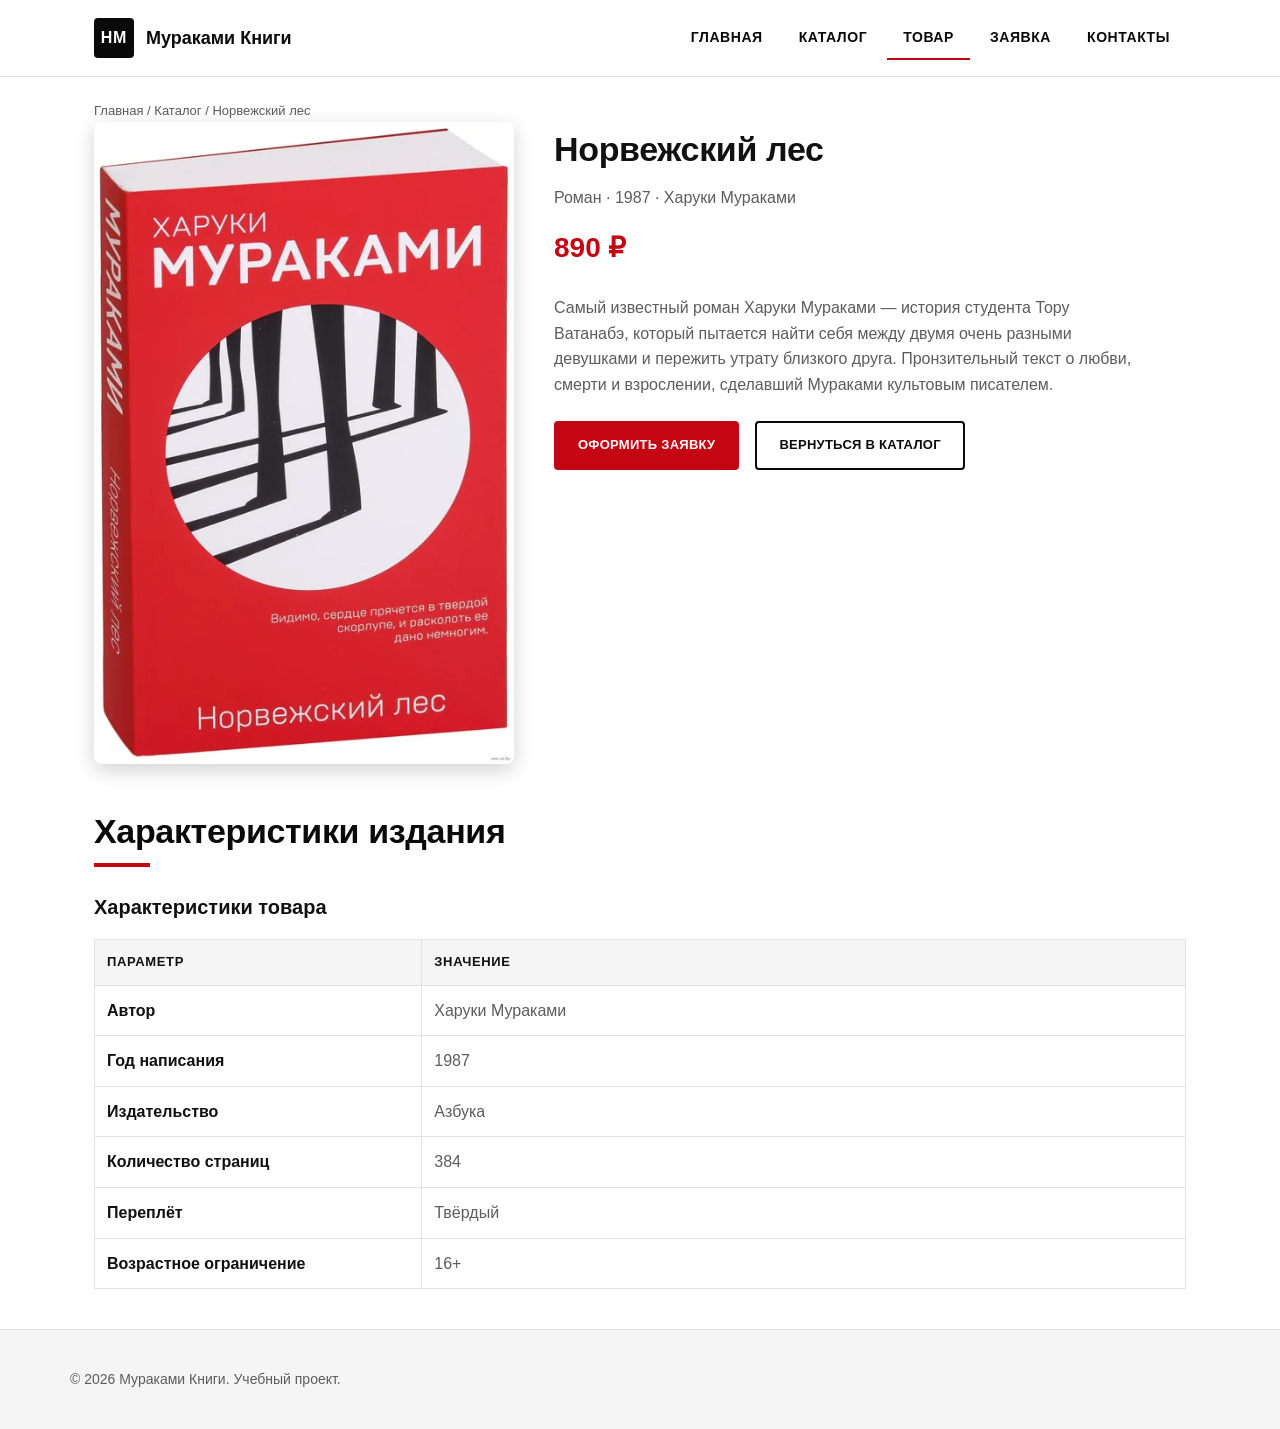
<file: product.html>
<!DOCTYPE html>
<html lang="ru">
<head>
  <meta charset="UTF-8">
  <meta name="viewport" content="width=device-width, initial-scale=1.0">
  <meta name="description" content="Норвежский лес — роман Харуки Мураками. Характеристики издания и оформление заявки.">
  <title>Норвежский лес — Мураками Книги</title>
  <link rel="stylesheet" href="css/style.css">
  <link rel="stylesheet" href="css/responsive.css">
  <script src="js/main.js" defer></script>
</head>
<body>
  <a class="skip-link" href="#main">Перейти к основному содержимому</a>

  <header class="site-header">
    <div class="site-header__inner">
      <a class="site-header__logo" href="index.html">
        <span class="site-header__logo-mark">HM</span>
        <span class="site-header__logo-text">Мураками&nbsp;Книги</span>
      </a>

      <nav class="site-nav" aria-label="Основная навигация">
        <button
          class="site-nav__toggle"
          type="button"
          aria-expanded="false"
          aria-controls="site-nav-list"
          aria-label="Открыть меню"
        >
          <span class="site-nav__toggle-bar" aria-hidden="true"></span>
          <span class="site-nav__toggle-bar" aria-hidden="true"></span>
          <span class="site-nav__toggle-bar" aria-hidden="true"></span>
        </button>
        <ul class="site-nav__list" id="site-nav-list">
          <li class="site-nav__item">
            <a class="site-nav__link" href="index.html">Главная</a>
          </li>
          <li class="site-nav__item">
            <a class="site-nav__link" href="catalog.html">Каталог</a>
          </li>
          <li class="site-nav__item">
            <a class="site-nav__link site-nav__link--active" href="product.html" aria-current="page">Товар</a>
          </li>
          <li class="site-nav__item">
            <a class="site-nav__link" href="order.html">Заявка</a>
          </li>
          <li class="site-nav__item">
            <a class="site-nav__link" href="contacts.html">Контакты</a>
          </li>
        </ul>
      </nav>
    </div>
  </header>

  <main id="main">
    <nav class="breadcrumbs" aria-label="Хлебные крошки">
      <a class="breadcrumbs__link" href="index.html">Главная</a>
      <a class="breadcrumbs__link" href="catalog.html">Каталог</a>
      <span class="breadcrumbs__current">Норвежский лес</span>
    </nav>

    <section class="product-layout">

      <div class="product-gallery">
        <picture>
          <source
            type="image/webp"
            srcset="images/norwegian-wood-480.webp 480w,
                    images/norwegian-wood-640.webp 640w,
                    images/norwegian-wood-960.webp 960w"
            sizes="(max-width: 1023px) 100vw, 420px">
          <img
            class="product-gallery__img"
            src="images/norwegian-wood-640.jpg"
            srcset="images/norwegian-wood-480.jpg 480w,
                    images/norwegian-wood-640.jpg 640w,
                    images/norwegian-wood-960.jpg 960w"
            sizes="(max-width: 1023px) 100vw, 420px"
            alt="Обложка романа Харуки Мураками «Норвежский лес»"
            width="640" height="979">
        </picture>
      </div>

      <div class="product-info">
        <h1 class="product-info__title">Норвежский лес</h1>
        <p class="product-info__meta">Роман · 1987 · Харуки Мураками</p>
        <p class="product-info__price">890 ₽</p>
        <p class="product-info__text">
          Самый известный роман Харуки Мураками — история студента Тору Ватанабэ,
          который пытается найти себя между двумя очень разными девушками и пережить
          утрату близкого друга. Пронзительный текст о любви, смерти и взрослении,
          сделавший Мураками культовым писателем.
        </p>

        <div class="product-info__actions">
          <a class="button button--primary" href="order.html?product=Норвежский%20лес">Оформить заявку</a>
          <a class="button button--secondary" href="catalog.html">Вернуться в каталог</a>
        </div>
      </div>
    </section>

    <section class="section" aria-labelledby="specs-title">
      <h2 class="section__title" id="specs-title">Характеристики издания</h2>

      <div class="table-wrapper">
        <table class="product-table">
          <caption>Характеристики товара</caption>
          <thead>
            <tr>
              <th scope="col">Параметр</th>
              <th scope="col">Значение</th>
            </tr>
          </thead>
          <tbody>
            <tr>
              <th scope="row">Автор</th>
              <td data-label="Автор">Харуки Мураками</td>
            </tr>
            <tr>
              <th scope="row">Год написания</th>
              <td data-label="Год написания">1987</td>
            </tr>
            <tr>
              <th scope="row">Издательство</th>
              <td data-label="Издательство">Азбука</td>
            </tr>
            <tr>
              <th scope="row">Количество страниц</th>
              <td data-label="Количество страниц">384</td>
            </tr>
            <tr>
              <th scope="row">Переплёт</th>
              <td data-label="Переплёт">Твёрдый</td>
            </tr>
            <tr>
              <th scope="row">Возрастное ограничение</th>
              <td data-label="Возрастное ограничение">16+</td>
            </tr>
          </tbody>
        </table>
      </div>
    </section>
  </main>

  <footer class="site-footer">
    <div class="site-footer__inner">
      <p>&copy; 2026 Мураками Книги. Учебный проект.</p>
    </div>
  </footer>

</body>
</html>
</file>
<file: css/style.css>
/* ===============================
   1. Переменные
   =============================== */
:root {
  /* Чёрно-белая база */
  --color-bg: #ffffff;
  --color-text: #111111;
  --color-muted: #5c5c5c;
  --color-border: #e2e2e2;
  --color-surface: #f5f5f5;
  --color-ink: #0a0a0a;

  /* Яркий акцент — красный */
  --color-accent: #c40512;
  --color-accent-dark: #9c040e;

  --color-danger: #b00020;
  --color-success: #169a2f;
  --color-success-bg: #eefaf0;

  --space-xs: 4px;
  --space-sm: 8px;
  --space-md: 16px;
  --space-lg: 24px;
  --space-xl: 40px;

  --radius-sm: 4px;
  --radius-md: 8px;
  --radius-lg: 14px;

  --container-width: 1140px;
}

/* ===============================
   2. База
   =============================== */

* {
  box-sizing: border-box;
}

html {
  scroll-behavior: smooth;
}

body {
  margin: 0;
  font-family: "Helvetica Neue", Arial, sans-serif;
  line-height: 1.6;
  color: var(--color-text);
  background-color: var(--color-bg);
  -webkit-font-smoothing: antialiased;
}

img,
video {
  max-width: 100%;
  height: auto;
}

h1,
h2,
h3 {
  font-weight: 700;
  letter-spacing: -0.01em;
}

a {
  color: var(--color-ink);
}

a:hover {
  color: var(--color-accent);
}

a:focus-visible,
button:focus-visible,
input:focus-visible,
textarea:focus-visible,
select:focus-visible {
  outline: 3px solid var(--color-accent);
  outline-offset: 3px;
}

/* ===============================
   2.1 Skip-link
   =============================== */

.skip-link {
  position: absolute;
  left: 16px;
  top: -100px;
  z-index: 1000;
  padding: 10px 16px;
  color: #ffffff;
  background-color: var(--color-ink);
  border-radius: var(--radius-sm);
  font-weight: 600;
  text-decoration: none;
  transition: top .15s ease;
}

.skip-link:focus,
.skip-link:focus-visible {
  top: 16px;
  outline-offset: 2px;
}

/* ===============================
   3. Кнопки
   =============================== */

.button {
  display: inline-block;
  padding: 12px 22px;
  border: 2px solid transparent;
  border-radius: var(--radius-sm);
  font: inherit;
  font-weight: 700;
  letter-spacing: .02em;
  font-size: 13px;
  text-transform: uppercase;
  text-decoration: none;
  cursor: pointer;
  transition: background-color .15s ease, color .15s ease, border-color .15s ease;
}

.button--primary {
  color: #fff;
  background-color: var(--color-accent);
  border-color: var(--color-accent);
}

.button--primary:hover {
  background-color: var(--color-accent-dark);
  border-color: var(--color-accent-dark);
  color: #fff;
}

.button--secondary {
  color: var(--color-ink);
  background-color: transparent;
  border-color: var(--color-ink);
}

.button--secondary:hover {
  color: #fff;
  background-color: var(--color-ink);
}

.button:disabled {
  opacity: .5;
  cursor: not-allowed;
}

/* ===============================
   4. Шапка и навигация
   =============================== */

.site-header {
  position: sticky;
  top: 0;
  z-index: 100;
  background-color: var(--color-bg);
  border-bottom: 1px solid var(--color-border);
}

.site-header__inner {
  max-width: var(--container-width);
  margin: 0 auto;
  padding: var(--space-md) var(--space-lg);
  display: flex;
  align-items: center;
  justify-content: space-between;
  gap: var(--space-lg);
  flex-wrap: wrap;
}

.site-header__logo {
  display: inline-flex;
  align-items: center;
  gap: 12px;
  text-decoration: none;
  color: var(--color-ink);
}

.site-header__logo-mark {
  display: inline-flex;
  align-items: center;
  justify-content: center;
  width: 40px;
  height: 40px;
  background-color: var(--color-ink);
  color: #fff;
  font-weight: 800;
  letter-spacing: .05em;
  border-radius: var(--radius-sm);
}

.site-header__logo-text {
  font-weight: 700;
  font-size: 18px;
}

.site-nav__list {
  display: flex;
  flex-wrap: wrap;
  gap: var(--space-xs);
  padding: 0;
  margin: 0;
  list-style: none;
}

.site-nav__link {
  display: inline-block;
  padding: 10px 16px;
  color: var(--color-ink);
  font-weight: 600;
  font-size: 14px;
  text-transform: uppercase;
  letter-spacing: .04em;
  text-decoration: none;
  border-bottom: 2px solid transparent;
}

.site-nav__link:hover,
.site-nav__link--active {
  border-bottom-color: var(--color-accent);
  color: var(--color-ink);
}

/* Кнопка мобильного меню.
   На desktop она скрыта, показывается
   в responsive.css на мобильной ширине. */
.site-nav__toggle {
  display: none;
  flex-direction: column;
  justify-content: center;
  gap: 5px;
  width: 44px;
  height: 44px;
  padding: 10px;
  border: 2px solid var(--color-ink);
  border-radius: var(--radius-sm);
  background-color: transparent;
  cursor: pointer;
}

.site-nav__toggle:hover {
  border-color: var(--color-accent);
}

.site-nav__toggle-bar {
  display: block;
  height: 3px;
  border-radius: 2px;
  background-color: var(--color-ink);
  transition: transform .2s ease, opacity .2s ease;
}

/* Превращение полосок в крестик */
.site-nav__toggle--open .site-nav__toggle-bar:nth-child(1) {
  transform: translateY(8px) rotate(45deg);
}

.site-nav__toggle--open .site-nav__toggle-bar:nth-child(2) {
  opacity: 0;
}

.site-nav__toggle--open .site-nav__toggle-bar:nth-child(3) {
  transform: translateY(-8px) rotate(-45deg);
}

/* ===============================
   5. Hero
   =============================== */

.hero {
  max-width: var(--container-width);
  margin: 0 auto var(--space-xl);
  padding: var(--space-xl) var(--space-lg) 0;
  display: grid;
  grid-template-columns: 1.1fr .9fr;
  gap: var(--space-xl);
  align-items: center;
}

.hero__eyebrow {
  margin: var(--space-md) 0 var(--space-md);
  font-size: 12px;
  font-weight: 700;
  letter-spacing: .18em;
  text-transform: uppercase;
  color: var(--color-accent);
}

.hero__title {
  margin: 0 0 var(--space-lg);
  font-size: clamp(32px, 5vw, 56px);
  line-height: 1.05;
  color: var(--color-ink);
}

.hero__text {
  margin: 0 0 var(--space-lg);
  max-width: 46ch;
  font-size: 17px;
  font-style: italic;
  color: var(--color-muted);
  border-left: 3px solid var(--color-accent);
  padding-left: var(--space-md);
}

.hero__portrait {
  justify-self: end;
}

.hero__img {
  display: block;
  width: 100%;
  max-width: 420px;
  height: auto;
  border-radius: var(--radius-md);
}

/* ===============================
   6. Секции
   =============================== */

.section {
  max-width: var(--container-width);
  margin: 0 auto var(--space-xl);
  padding: 0 var(--space-lg);
}

.section__title {
  position: relative;
  margin: 0 0 var(--space-lg);
  padding-bottom: var(--radius-md);
  font-size: clamp(24px, 3vw, 34px);
  color: var(--color-ink);
}

.section__title::after {
  content: "";
  position: absolute;
  left: 0;
  bottom: 0;
  width: 56px;
  height: 4px;
  background-color: var(--color-accent);
}

.section__lead {
  margin: 0 0 var(--space-lg);
  max-width: 70ch;
  color: var(--color-muted);
}

/* ===============================
   7. Преимущества
   =============================== */

.advantages-list {
  list-style: none;
  padding: 0;
  margin: 0;
  display: grid;
  grid-template-columns: repeat(3, 1fr);
  gap: var(--space-lg);
}

.advantages-list__item {
  display: flex;
  gap: var(--space-md);
  padding: var(--space-lg);
  border: 1px solid var(--color-border);
  border-radius: var(--radius-md);
}

.advantages-list__num {
  font-size: 28px;
  font-weight: 800;
  color: var(--color-accent);
  line-height: 1;
}

.advantages-list__title {
  margin: 0 0 var(--space-xs);
  font-size: 17px;
}

.advantages-list__text {
  margin: 0;
  color: var(--color-muted);
  font-size: 15px;
}

/* ===============================
   8. Карточки товаров
   =============================== */

.products-grid {
  display: grid;
  grid-template-columns: repeat(3, 1fr);
  gap: var(--space-lg);
}

.product-card {
  display: flex;
  flex-direction: column;
  gap: var(--space-sm);
  min-width: 0;
  padding: var(--space-lg);
  border: 1px solid var(--color-border);
  border-radius: var(--radius-md);
  background-color: var(--color-bg);
  transition: transform .15s ease, border-color .15s ease;
}

.product-card:hover {
  transform: translateY(-3px);
  border-color: var(--color-ink);
}

.product-card--featured {
  border-color: var(--color-accent);
  border-width: 2px;
}

.product-card__cover {
  display: flex;
  align-items: center;
  justify-content: center;
  padding: var(--space-md);
  margin-bottom: var(--space-sm);
  background-color: var(--color-surface);
  border-radius: var(--radius-sm);
}

.product-card__cover img {
  display: block;
  width: 100%;
  max-width: 200px;
  aspect-ratio: 2 / 3;
  object-fit: cover;
  box-shadow: 0 6px 20px rgba(0,0,0,.18);
}

.product-card__title {
  margin: 0;
  font-size: 19px;
}

.product-card__description {
  margin: 0;
  color: var(--color-muted);
  font-size: 14px;
  overflow-wrap: anywhere;
}

.product-card__price {
  margin: var(--space-sm) 0 0;
  font-weight: 800;
  font-size: 20px;
  color: var(--color-accent);
}

.product-card__button {
  margin-top: var(--space-md);
  align-self: stretch;
  text-align: center;
}

.product-card__link {
  color: var(--color-ink);
  text-decoration: none;
}

.product-card__link:hover {
  color: var(--color-accent);
}

/* ===============================
   9. Блок об авторе
   =============================== */

.aside-info {
  max-width: var(--container-width);
  margin: 0 auto var(--space-xl);
  padding: var(--space-xl) var(--space-lg);
  background-color: var(--color-surface);
  border-left: 6px solid var(--color-accent);
  border-radius: 0 var(--radius-md) var(--radius-md) 0;
  display: flex;
  justify-content: space-evenly;
  gap: var(--space-xl);
}

.aside-info__title {
  margin: 0 0 var(--space-md);
}

.aside-info__text {
  margin: 0;
  max-width: 70ch;
  color: var(--color-muted);
}

.aside-info__portrait {
  display: flex;
  justify-content: end;
  flex-shrink: 0;
}

.aside-info__img {
  display: block;
  width: 300px;
  max-width: 100%;
  height: auto;
  border-radius: var(--radius-md);
}

/* ===============================
   10. Хлебные крошки
   =============================== */

.breadcrumbs {
  max-width: var(--container-width);
  margin: var(--space-lg) auto 0;
  padding: 0 var(--space-lg);
  font-size: 13px;
  color: var(--color-muted);
}

.breadcrumbs__link {
  color: var(--color-muted);
  text-decoration: none;
}

.breadcrumbs__link:hover {
  color: var(--color-accent);
}

.breadcrumbs__link::after {
  content: " / ";
  color: var(--color-muted);
}

/* ===============================
   11. Каталог
   =============================== */

.catalog-layout {
  max-width: var(--container-width);
  margin: 0 auto var(--space-xl);
  padding: 0 var(--space-lg);
  display: grid;
  grid-template-columns: 260px minmax(0, 1fr);
  grid-template-areas:
  "filters products";
  gap: var(--space-lg);
}

.catalog-filters {
  grid-area: filters;
  align-self: start;
  padding: var(--space-md);
  border: 1px solid var(--color-border);
  border-radius: var(--radius-md);
  background-color: var(--color-surface);
}

.catalog-filters__title {
  margin: 0 0 var(--space-md);
  font-size: 16px;
  text-transform: uppercase;
  letter-spacing: .06em;
}

.catalog-products {
  grid-area: products;
}

.catalog-products__title {
  margin: 0 0 var(--space-md);
  font-size: 20px;
}

.filters-form {
  display: grid;
  gap: var(--space-md);
}

.filters-form__group {
  margin: 0;
  padding: var(--space-md);
  border: 1px solid var(--color-border);
  border-radius: var(--radius-sm);
  background-color: var(--color-bg);
}

.filters-form__legend {
  font-weight: 700;
  padding: 0 6px;
}

.filters-form label {
  display: block;
  margin-bottom: var(--space-sm);
  font-size: 14px;
}

.filters-form input[type="number"],
.filters-form input[type="search"] {
  width: 100%;
  min-height: 44px;
  padding: 8px 10px;
  margin-bottom: var(--space-sm);
  border: 1px solid var(--color-border);
  border-radius: var(--radius-sm);
  font: inherit;
}

.filters-form input[type="checkbox"] {
  accent-color: var(--color-accent);
  width: 18px;
  height: 18px;
  margin-right: var(--space-sm);
  vertical-align: middle;
}

/* ===============================
   12. Страница товара
   =============================== */

.product-layout {
  max-width: var(--container-width);
  margin: 0 auto var(--space-xl);
  padding: 0 var(--space-lg);
  display: grid;
  grid-template-columns: minmax(0, 420px) minmax(0, 1fr);
  gap: var(--space-xl);
  align-items: start;
}

.product-gallery__img {
  display: block;
  width: 100%;
  height: auto;
  border-radius: var(--radius-md);
  box-shadow: 0 6px 20px rgba(0,0,0,.18);
}

.product-info__title {
  margin: 0 0 var(--space-sm);
  font-size: clamp(24px, 3vw, 34px);
}

.product-info__meta {
  margin: 0 0 var(--space-md);
  color: var(--color-muted);
}

.product-info__price {
  margin: 0 0 var(--space-lg);
  font-weight: 800;
  font-size: 28px;
  color: var(--color-accent);
}

.product-info__text {
  margin: 0 0 var(--space-lg);
  max-width: 65ch;
  color: var(--color-muted);
}

.product-info__actions {
  display: flex;
  flex-wrap: wrap;
  gap: var(--space-md);
}

/* ===============================
   12.1 Таблица характеристик
   =============================== */

.table-wrapper {
  width: 100%;
  overflow-x: auto;
  -webkit-overflow-scrolling: touch;
}

.product-table {
  width: 100%;
  min-width: 560px;
  border-collapse: collapse;
}

.product-table caption {
  text-align: left;
  padding-bottom: var(--space-md);
  font-size: 20px;
  font-weight: 700;
}

.product-table th,
.product-table td {
  padding: 12px;
  border: 1px solid var(--color-border);
  text-align: left;
  vertical-align: top;
}

.product-table th[scope="col"] {
  background-color: var(--color-surface);
  font-size: 13px;
  text-transform: uppercase;
  letter-spacing: .05em;
}

.product-table th[scope="row"] {
  font-weight: 700;
  width: 30%;
}

.product-table td {
  color: var(--color-muted);
}

/* ===============================
   13. Контакты
   =============================== */

.contact-list {
  list-style: none;
  padding: 0;
  margin: 0;
  display: grid;
  gap: var(--space-md);
}

.contact-list__item {
  display: grid;
  grid-template-columns: 180px minmax(0, 1fr);
  gap: var(--space-md) 0;
  border-bottom: 1px solid var(--color-border);
}

.contact-list__label {
  font-weight: 700;
  text-transform: uppercase;
  letter-spacing: .05em;
  font-size: 12px;
  color: var(--color-muted);
  align-self: center;
}

.contact-list__value {
  font-size: 17px;
}

/* ===============================
   14. Модальное окно
   =============================== */

.order-dialog {
  width: min(100% - 32px, 560px);
  max-height: calc(100vh - 32px);
  overflow: auto;
  padding: var(--space-lg);
  border: none;
  border-radius: var(--radius-lg);
  background-color: var(--color-bg);
  box-shadow: 0 20px 60px rgba(0,0,0,.25);
}

.order-dialog::backdrop {
  background-color: rgba(0,0,0,.55);
}

.order-dialog__title {
  position: relative;
  margin: 0 0 var(--space-lg);
  padding-bottom: var(--space-md);
  font-size: 22px;
}

.order-dialog__title::after {
  content: "";
  position: absolute;
  left: 0;
  bottom: 0;
  width: 42px;
  height: 3px;
  background-color: var(--color-accent);
}

/* ===============================
   15. Формы (модальное окно,
   страница заявки, обратная связь)
   =============================== */

.order-form__field {
  margin-bottom: var(--space-md);
}

.order-form__label {
  display: block;
  margin-bottom: var(--space-xs);
  font-size: 13px;
  font-weight: 700;
  text-transform: uppercase;
  letter-spacing: .04em;
  color: var(--color-muted);
}

.order-form__input,
.order-form__textarea,
.order-form__select {
  width: 100%;
  min-height: 44px;
  padding: 10px 12px;
  border: 1px solid var(--color-border);
  border-radius: var(--radius-sm);
  font: inherit;
  color: var(--color-text);
  background-color: var(--color-bg);
}

.order-form__textarea {
  min-height: 120px;
  resize: vertical;
}

.order-form__input:hover,
.order-form__textarea:hover,
.order-form__select:hover {
  border-color: var(--color-ink);
}

.order-form__input:focus-visible,
.order-form__textarea:focus-visible,
.order-form__select:focus-visible {
  outline: 3px solid var(--color-accent);
  outline-offset: 3px;
}

.order-form__field--checkbox {
  margin-top: var(--space-md);
}

.order-form__checkbox {
  display: flex;
  gap: 10px;
  align-items: flex-start;
  cursor: pointer;
  font-size: 14px;
  line-height: 1.5;
  color: var(--color-muted);
}

.order-form__checkbox-input {
  width: 18px;
  height: 18px;
  margin-top: 2px;
  flex-shrink: 0;
  cursor: pointer;
  accent-color: var(--color-accent);
}

.order-form__checkbox-text {
  user-select: none;
}

.order-form__link {
  color: var(--color-accent);
  text-decoration: underline;
}

.order-form__link:hover {
  color: var(--color-accent-dark);
}

.order-form__actions {
  display: flex;
  flex-wrap: wrap;
  gap: var(--space-md);
  margin-top: var(--space-lg);
}

.order-form__input[aria-invalid="true"],
.order-form__textarea[aria-invalid="true"],
.order-form__select[aria-invalid="true"] {
  border-color: var(--color-danger);
}

.order-form__checkbox-input[aria-invalid="true"] {
  outline: 2px solid var(--color-danger);
  outline-offset: 2px;
  border-radius: 3px;
}

.form-note {
  margin: 0 0 var(--space-lg);
  font-size: 13px;
  color: var(--color-muted);
}

.form-error {
  margin: var(--space-xs) 0 0;
  font-size: 13px;
  font-weight: 600;
  color: var(--color-danger);
}

/* Страница заявки: двухколоночная сетка */
.page-form {
  display: grid;
  grid-template-columns: repeat(2, minmax(0, 1fr));
  gap: 0 var(--space-lg);
}

.page-form__group--wide {
  grid-column: 1 / -1;
}

.radio-group {
  display: flex;
  flex-wrap: wrap;
  gap: var(--space-md) var(--space-xl);
  padding: var(--space-sm) 0;
}

.radio-group__label {
  display: inline-flex;
  align-items: center;
  gap: var(--space-sm);
  font-size: 15px;
  cursor: pointer;
  color: var(--color-text);
}

.radio-group__input {
  width: 18px;
  height: 18px;
  accent-color: var(--color-accent);
  cursor: pointer;
}

/* ===============================
   16. Сообщение об успехе
   =============================== */

.success-message {
  position: fixed;
  left: 50%;
  bottom: 24px;
  transform: translateX(-50%);
  max-width: min(100% - 32px, 520px);
  padding: var(--space-md) var(--space-lg);
  background-color: var(--color-success-bg);
  border-left: 4px solid var(--color-success);
  border-radius: var(--radius-sm);
  color: var(--color-text);
  box-shadow: 0 10px 30px rgba(0,0,0,.1);
  z-index: 100;
}

/* ===============================
   17. Футер
   =============================== */

.site-footer {
  border-top: 1px solid var(--color-border);
  background-color: var(--color-surface);
  padding: var(--space-lg);
  margin-top: var(--space-xl);
}

.site-footer__inner {
  max-width: var(--container-width);
  margin: 0 auto;
  display: flex;
  flex-wrap: wrap;
  justify-content: space-between;
  gap: var(--space-md);
  font-size: 14px;
  color: var(--color-muted);
}
</file>
<file: css/responsive.css>
@media (max-width: 1024px) {

  .hero {
    padding-top: var(--space-lg);
  }

  .products-grid {
    grid-template-columns: repeat(2, minmax(0, 1fr));
  }

  .catalog-layout {
    grid-template-columns: 1fr;
    grid-template-areas:
      "filters"
      "products";
  }

  .catalog-filters {
    position: static;
  }

  .product-layout {
    grid-template-columns: 1fr;
  }

  .product-gallery__img {
    max-width: 420px;
    margin-inline: auto;
  }
}

@media (max-width: 768px) {

  .page-form {
    grid-template-columns: 1fr;
  }

  .page-form__group--wide {
    grid-column: auto;
  }

  .hero {
    grid-template-columns: 1fr;
  }

  .hero__portrait {
    justify-self: start;
  }

  .hero__img {
    max-width: 480px;
  }

  .advantages-list {
    grid-template-columns: 1fr;
  }

  .aside-info {
    flex-direction: column;
    align-items: center;
  }

  .aside-info__portrait {
    justify-content: center;
  }

  .contact-list__item {
    grid-template-columns: 1fr;
  }

  .order-form__actions .button {
    flex: 1 1 100%;
    text-align: center;
  }
}

@media (max-width: 640px) {

  .site-header__inner {
    flex-direction: row;
    align-items: center;
    justify-content: space-between;
    gap: var(--space-md);
  }

  .site-nav__toggle {
    display: flex;
  }

  .site-nav__list {
    display: none;
    position: absolute;
    top: 100%;
    left: 0;
    right: 0;
    flex-direction: column;
    width: auto;
    padding: var(--space-sm) 0;
    background-color: var(--color-bg);
    border-bottom: 1px solid var(--color-border);
    box-shadow: 0 12px 24px rgba(0,0,0,.12);
  }

  .site-nav--open .site-nav__list {
    display: flex;
    animation: nav-dropdown .2s ease;
  }

  .site-nav__link {
    display: block;
    padding: 12px 16px;
  }

  @keyframes nav-dropdown {
    from {
      opacity: 0;
      transform: translateY(-8px);
    }
    to {
      opacity: 1;
      transform: translateY(0);
    }
  }

  .products-grid {
    grid-template-columns: 1fr;
  }

  .table-wrapper {
    overflow-x: visible;
  }

  .product-table {
    min-width: 0;
  }

  .product-table caption {
    font-size: 18px;
  }

  .product-table thead {
    display: none;
  }

  .product-table,
  .product-table tbody,
  .product-table tr,
  .product-table td {
    display: block;
    width: 100%;
  }

  .product-table tr {
    margin-bottom: var(--space-md);
    padding: var(--space-md);
    border: 1px solid var(--color-border);
    border-radius: var(--radius-md);
  }

  .product-table th[scope="row"] {
    display: none;
  }

  .product-table td {
    padding: 0 0 var(--space-sm);
    border: none;
  }

  .product-table td::before {
    display: block;
    font-size: 12px;
    font-weight: 700;
    text-transform: uppercase;
    letter-spacing: .05em;
    color: var(--color-muted);
  }

  .product-table td[data-label]::before {
    content: attr(data-label);
  }

  .product-card {
    flex-direction: row;
    flex-wrap: wrap;
    align-items: flex-start;
  }

  .product-card__cover {
    flex: 0 0 40%;
    width: 40%;
    min-width: 0;
    margin-bottom: 0;
  }

  .product-card__cover img {
    width: 100%;
    max-width: 100%;
  }

  .product-card__body {
    flex: 1 1 55%;
    min-width: 0;
    display: flex;
    flex-direction: column;
    gap: var(--space-sm);
  }
}

@media (max-width: 430px) {

  .section,
  .hero,
  .breadcrumbs,
  .catalog-layout,
  .product-layout,
  .aside-info {
    padding-left: var(--space-md);
    padding-right: var(--space-md);
  }

  .site-header__inner {
    padding-left: var(--space-md);
    padding-right: var(--space-md);
  }

  .product-card {
    flex-direction: column;
    flex-wrap: nowrap;
  }

  .product-card__cover {
    flex: 0 0 auto;
    width: 100%;
  }

  .product-card__body {
    flex: 0 1 auto;
  }

  .radio-group {
    flex-direction: column;
    gap: var(--space-sm);
  }

  .hero__img {
    max-width: 100%;
  }
}
</file>
